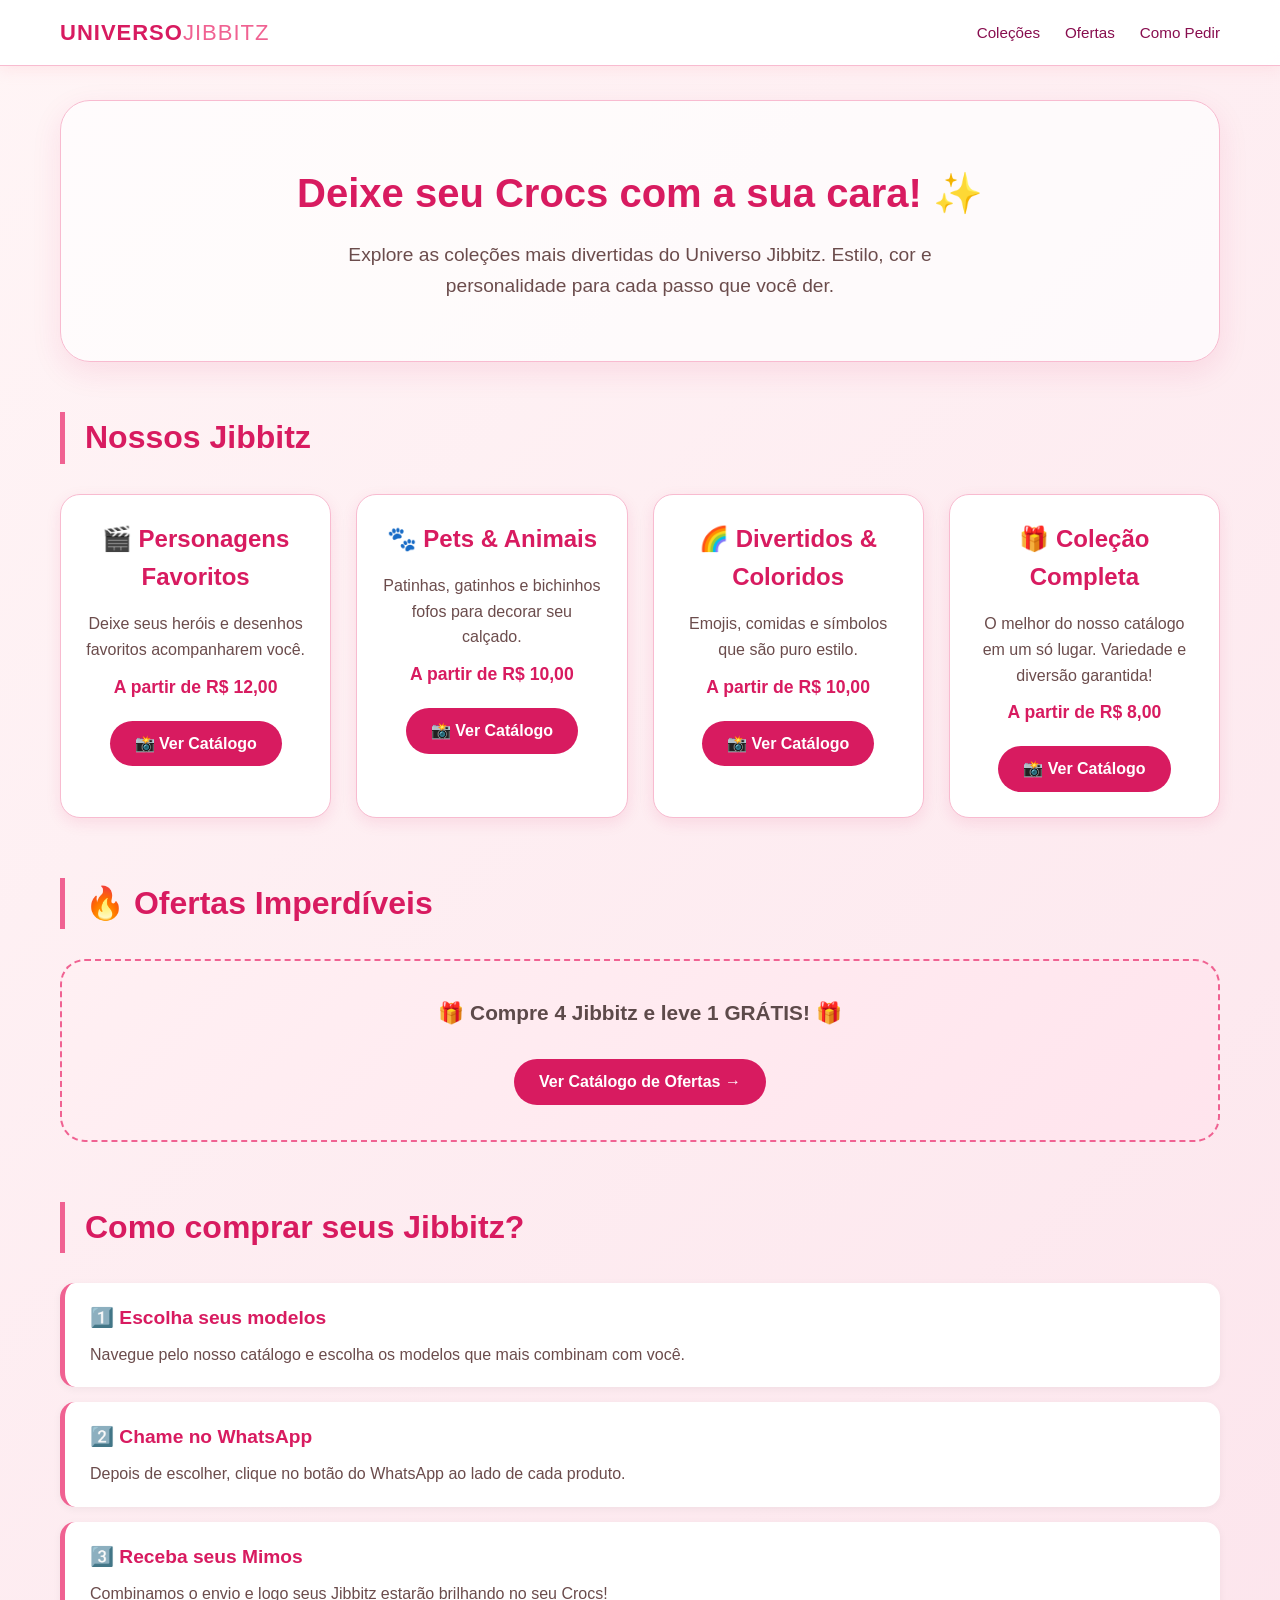
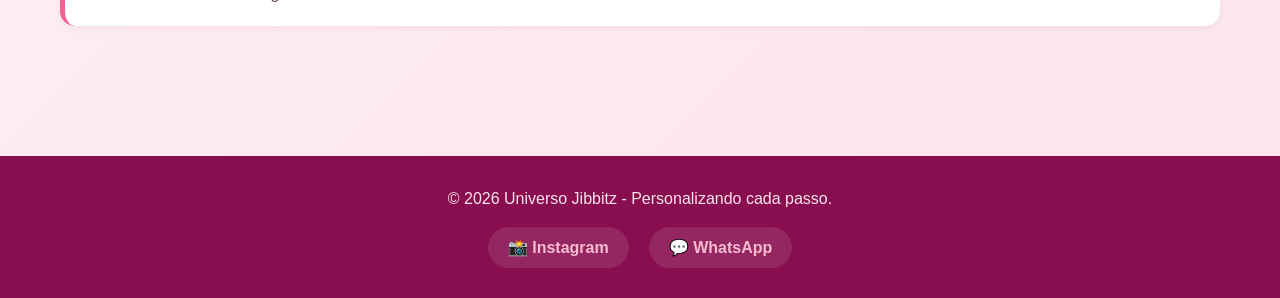
<file: index.html>
<!DOCTYPE html>
<html lang="pt-br">
<head>
    <meta charset="UTF-8">
    <meta name="viewport" content="width=device-width, initial-scale=1.0">
    <title>Universo Jibbitz | Catálogo Exclusivo</title>
    <style>
        * {
            margin: 0;
            padding: 0;
            box-sizing: border-box;
        }

        body {
            font-family: 'Segoe UI', Tahoma, Geneva, Verdana, sans-serif;
            line-height: 1.6;
            color: #5d4a4a;
            background: linear-gradient(135deg, #fff5f6 0%, #fce4ec 100%);
            min-height: 100vh;
        }

        .container {
            max-width: 1200px;
            margin: 0 auto;
            padding: 20px;
        }

        /* Header */
        header {
            background: rgba(255, 255, 255, 0.95);
            padding: 15px 0;
            box-shadow: 0 2px 15px rgba(255, 182, 193, 0.3);
            position: fixed;
            width: 100%;
            top: 0;
            z-index: 1000;
            backdrop-filter: blur(8px);
            border-bottom: 1px solid #f8bbd0;
        }

        .header-content {
            max-width: 1200px;
            margin: 0 auto;
            padding: 0 20px;
            display: flex;
            justify-content: space-between;
            align-items: center;
        }

        .logo {
            font-size: 22px;
            font-weight: bold;
            color: #d81b60;
            letter-spacing: 1px;
        }

        .logo span {
            color: #f06292;
            font-weight: 300;
        }

        nav ul {
            display: flex;
            list-style: none;
            gap: 25px;
        }

        nav a {
            text-decoration: none;
            color: #880e4f;
            font-weight: 500;
            font-size: 0.95em;
            transition: color 0.3s;
        }

        nav a:hover {
            color: #f06292;
        }

        /* Hero Section */
        .hero {
            background: rgba(255, 255, 255, 0.7);
            border-radius: 30px;
            padding: 60px 40px;
            text-align: center;
            margin-top: 80px;
            margin-bottom: 50px;
            box-shadow: 0 10px 30px rgba(216, 27, 96, 0.1);
            border: 1px solid #f8bbd0;
        }

        .hero h1 {
            font-size: 2.5rem;
            color: #d81b60;
            margin-bottom: 15px;
        }

        .hero p {
            font-size: 1.2rem;
            color: #6b4c4c;
            max-width: 600px;
            margin: 0 auto;
        }

        /* Sections */
        .section {
            margin-bottom: 60px;
        }

        .section h2 {
            font-size: 2rem;
            color: #d81b60;
            border-left: 5px solid #f06292;
            padding-left: 20px;
            margin-bottom: 30px;
        }

        /* Grid de Cards */
        .grid {
            display: grid;
            grid-template-columns: repeat(auto-fit, minmax(260px, 1fr));
            gap: 25px;
        }

        .card {
            background: white;
            border-radius: 20px;
            padding: 25px;
            text-align: center;
            transition: transform 0.3s, box-shadow 0.3s;
            box-shadow: 0 5px 15px rgba(216, 27, 96, 0.1);
            border: 1px solid #f8bbd0;
        }

        .card:hover {
            transform: translateY(-5px);
            box-shadow: 0 15px 30px rgba(216, 27, 96, 0.2);
        }

        .card h3 {
            font-size: 1.5rem;
            color: #d81b60;
            margin-bottom: 15px;
        }

        .card p {
            color: #6b4c4c;
            margin: 10px 0;
        }

        .card strong {
            color: #d81b60;
            font-size: 1.1rem;
        }

        /* Botão Catálogo */
        .botao-catalogo {
            display: inline-block;
            background: #d81b60;
            color: white;
            padding: 10px 25px;
            border-radius: 50px;
            font-weight: bold;
            transition: 0.3s;
            margin-top: 10px;
            text-decoration: none;
        }

        .botao-catalogo:hover {
            background: #f06292;
            transform: scale(1.05);
        }

        /* Ofertas Section */
        .ofertas-box {
            background: linear-gradient(135deg, #fff0f3, #ffe4ed);
            border-radius: 25px;
            padding: 35px;
            text-align: center;
            border: 2px dashed #f06292;
        }

        .ofertas-box p {
            font-size: 1.3rem;
            margin-bottom: 20px;
        }

        /* FAQ Itens */
        .faq-item {
            background: white;
            border-radius: 15px;
            padding: 20px 25px;
            margin-bottom: 15px;
            border-left: 5px solid #f06292;
            box-shadow: 0 2px 8px rgba(0,0,0,0.05);
        }

        .faq-item h4 {
            color: #d81b60;
            font-size: 1.2rem;
            margin-bottom: 8px;
        }

        .faq-item p {
            color: #6b4c4c;
        }

        /* Footer */
        footer {
            background: #880e4f;
            color: #fce4ec;
            text-align: center;
            padding: 30px 20px;
            margin-top: 50px;
        }

        .footer-content p {
            margin-bottom: 15px;
        }

        .social-links {
            display: flex;
            justify-content: center;
            gap: 20px;
        }

        .social-links a {
            color: #f8bbd0;
            text-decoration: none;
            font-weight: bold;
            transition: 0.3s;
            background: rgba(255,255,255,0.1);
            padding: 8px 20px;
            border-radius: 30px;
        }

        .social-links a:hover {
            color: white;
            background: #d81b60;
        }

        /* Responsividade */
        @media (max-width: 768px) {
            .hero h1 {
                font-size: 1.8rem;
            }
            
            .header-content {
                flex-direction: column;
                gap: 10px;
            }
            
            nav ul {
                gap: 15px;
            }
            
            .hero {
                margin-top: 110px;
                padding: 30px 20px;
            }
            
            .section h2 {
                font-size: 1.5rem;
            }
        }
    </style>
</head>
<body>
    <header>
        <div class="header-content">
            <div class="logo">UNIVERSO<span>JIBBITZ</span></div>
            <nav>
                <ul>
                    <li><a href="#colecoes">Coleções</a></li>
                    <li><a href="#ofertas">Ofertas</a></li>
                    <li><a href="#como-pedir">Como Pedir</a></li>
                </ul>
            </nav>
        </div>
    </header>

    <main class="container">
        <section class="hero">
            <h1>Deixe seu Crocs com a sua cara! ✨</h1>
            <p>Explore as coleções mais divertidas do Universo Jibbitz. Estilo, cor e personalidade para cada passo que você der.</p>
        </section>

        <section id="colecoes" class="section">
            <h2>Nossos Jibbitz</h2>
            <div class="grid">
                <div class="card">
                    <h3>🎬 Personagens Favoritos</h3>
                    <p>Deixe seus heróis e desenhos favoritos acompanharem você.</p>
                    <p><strong>A partir de R$ 12,00</strong></p>
                    <a href="catalogo.html#personagens" class="botao-catalogo">📸 Ver Catálogo</a>
                </div>

                <div class="card">
                    <h3>🐾 Pets & Animais</h3>
                    <p>Patinhas, gatinhos e bichinhos fofos para decorar seu calçado.</p>
                    <p><strong>A partir de R$ 10,00</strong></p>
                    <a href="catalogo.html#pets" class="botao-catalogo">📸 Ver Catálogo</a>
                </div>

                <div class="card">
                    <h3>🌈 Divertidos & Coloridos</h3>
                    <p>Emojis, comidas e símbolos que são puro estilo.</p>
                    <p><strong>A partir de R$ 10,00</strong></p>
                    <a href="catalogo.html#divertidos" class="botao-catalogo">📸 Ver Catálogo</a>
                </div>

                <div class="card">
                    <h3>🎁 Coleção Completa</h3>
                    <p>O melhor do nosso catálogo em um só lugar. Variedade e diversão garantida!</p>
                    <p><strong>A partir de R$ 8,00</strong></p>
                    <a href="catalogo.html#completa" class="botao-catalogo">📸 Ver Catálogo</a>
                </div>
            </div>
        </section>

        <!-- Seção de Ofertas -->
        <section id="ofertas" class="section">
            <h2>🔥 Ofertas Imperdíveis</h2>
            <div class="ofertas-box">
                <p>🎁 <strong>Compre 4 Jibbitz e leve 1 GRÁTIS!</strong> 🎁</p>
                <a href="catalogo.html#ofertas" class="botao-catalogo">Ver Catálogo de Ofertas →</a>
            </div>
        </section>

        <section id="como-pedir" class="section">
            <h2>Como comprar seus Jibbitz?</h2>
            <div class="faq-item">
                <h4>1️⃣ Escolha seus modelos</h4>
                <p>Navegue pelo nosso catálogo e escolha os modelos que mais combinam com você.</p>
            </div>
            <div class="faq-item">
                <h4>2️⃣ Chame no WhatsApp</h4>
                <p>Depois de escolher, clique no botão do WhatsApp ao lado de cada produto.</p>
            </div>
            <div class="faq-item">
                <h4>3️⃣ Receba seus Mimos</h4>
                <p>Combinamos o envio e logo seus Jibbitz estarão brilhando no seu Crocs!</p>
            </div>
        </section>
    </main>

    <footer>
        <div class="footer-content">
            <p>&copy; 2026 Universo Jibbitz - Personalizando cada passo.</p>
            <div class="social-links">
                <a href="https://www.instagram.com/universo_jibbitz?igsh=Zm1qdjlpYTM4Z295" target="_blank">📸 Instagram</a>
                <a href="https://wa.me/554691401946" target="_blank">💬 WhatsApp</a>
            </div>
        </div>
    </footer>
</body>
</html>
</file>
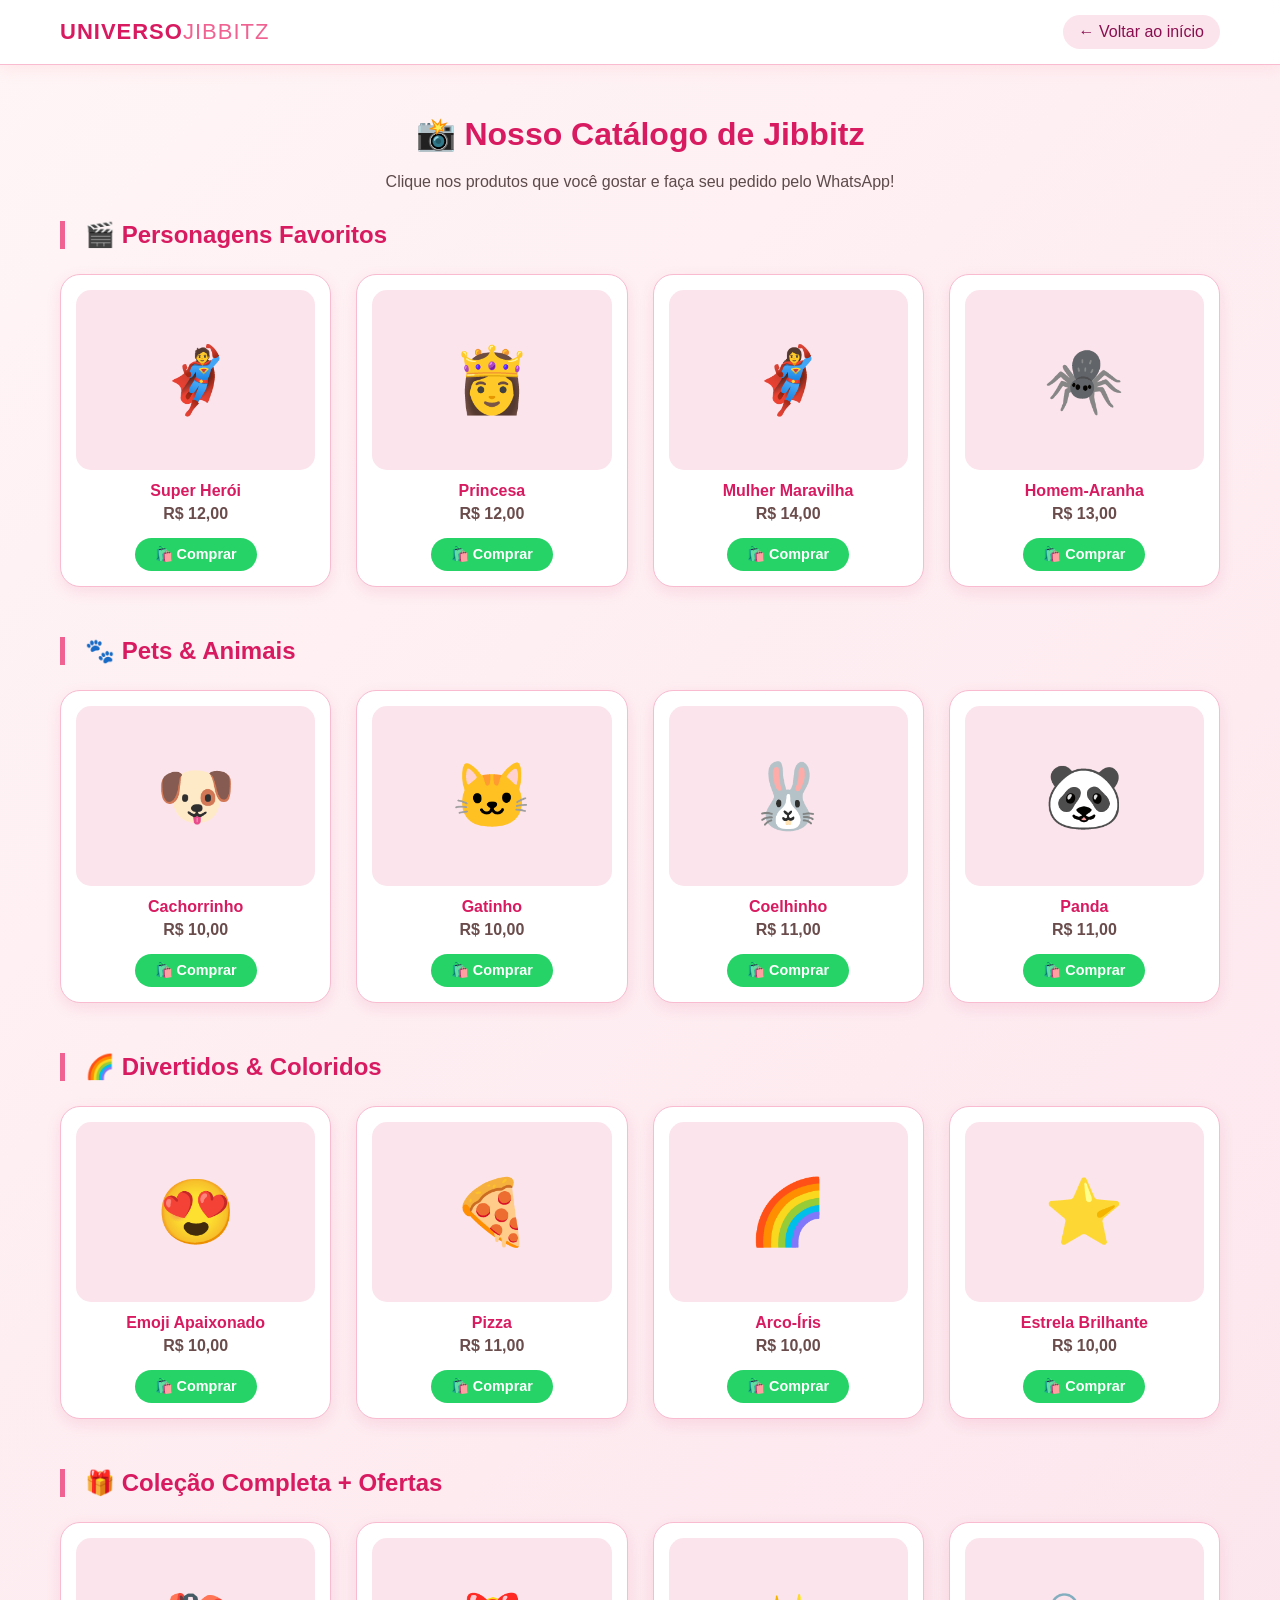
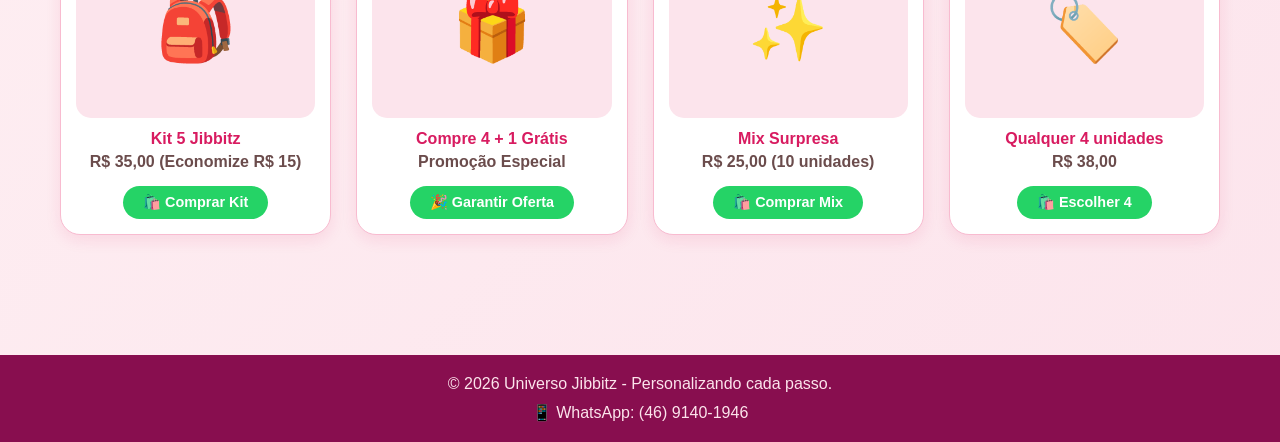
<file: catalogo.html>
<!DOCTYPE html>
<html lang="pt-br">
<head>
    <meta charset="UTF-8">
    <meta name="viewport" content="width=device-width, initial-scale=1.0">
    <title>Catálogo de Jibbitz | Universo Jibbitz</title>
    <style>
        * {
            margin: 0;
            padding: 0;
            box-sizing: border-box;
        }

        body {
            font-family: 'Segoe UI', Tahoma, Geneva, Verdana, sans-serif;
            background: linear-gradient(135deg, #fff5f6 0%, #fce4ec 100%);
            color: #5d4a4a;
        }

        .container {
            max-width: 1200px;
            margin: 0 auto;
            padding: 20px;
        }

        /* Header */
        header {
            background: rgba(255, 255, 255, 0.95);
            padding: 15px 0;
            box-shadow: 0 2px 15px rgba(255, 182, 193, 0.3);
            position: sticky;
            top: 0;
            z-index: 1000;
            backdrop-filter: blur(8px);
            border-bottom: 1px solid #f8bbd0;
        }

        .header-content {
            max-width: 1200px;
            margin: 0 auto;
            padding: 0 20px;
            display: flex;
            justify-content: space-between;
            align-items: center;
        }

        .logo {
            font-size: 22px;
            font-weight: bold;
            color: #d81b60;
            letter-spacing: 1px;
            text-decoration: none;
        }

        .logo span {
            color: #f06292;
            font-weight: 300;
        }

        .voltar {
            color: #880e4f;
            text-decoration: none;
            font-weight: 500;
            padding: 8px 16px;
            background: #fce4ec;
            border-radius: 25px;
            transition: 0.3s;
        }

        .voltar:hover {
            background: #f8bbd0;
            color: #d81b60;
        }

        h1 {
            color: #d81b60;
            margin: 30px 0 20px 0;
            text-align: center;
        }

        .categoria {
            margin-bottom: 50px;
        }

        .categoria h2 {
            color: #d81b60;
            border-left: 5px solid #f06292;
            padding-left: 20px;
            margin-bottom: 25px;
            margin-top: 30px;
        }

        .grid-catalogo {
            display: grid;
            grid-template-columns: repeat(auto-fit, minmax(200px, 1fr));
            gap: 25px;
        }

        .produto {
            background: white;
            border-radius: 20px;
            padding: 15px;
            text-align: center;
            transition: transform 0.3s, box-shadow 0.3s;
            box-shadow: 0 5px 15px rgba(216, 27, 96, 0.1);
            border: 1px solid #f8bbd0;
        }

        .produto:hover {
            transform: translateY(-5px);
            box-shadow: 0 15px 30px rgba(216, 27, 96, 0.2);
        }

        .produto-imagem {
            width: 100%;
            height: 180px;
            object-fit: cover;
            border-radius: 15px;
            background: #fce4ec;
            display: flex;
            align-items: center;
            justify-content: center;
            font-size: 4rem;
            margin-bottom: 12px;
        }

        .produto-nome {
            font-weight: bold;
            color: #d81b60;
            margin: 10px 0 5px;
        }

        .produto-preco {
            color: #6b4c4c;
            font-weight: bold;
            margin: 5px 0;
        }

        .btn-whatsapp {
            display: inline-block;
            background: #25D366;
            color: white;
            padding: 8px 20px;
            border-radius: 50px;
            font-weight: bold;
            text-decoration: none;
            font-size: 0.9rem;
            margin-top: 10px;
            transition: 0.3s;
        }

        .btn-whatsapp:hover {
            background: #128C7E;
            transform: scale(1.05);
        }

        footer {
            background: #880e4f;
            color: #fce4ec;
            text-align: center;
            padding: 20px;
            margin-top: 50px;
        }

        @media (max-width: 768px) {
            .grid-catalogo {
                grid-template-columns: repeat(auto-fit, minmax(150px, 1fr));
                gap: 15px;
            }
            
            .produto-imagem {
                height: 130px;
                font-size: 3rem;
            }
        }
    </style>
</head>
<body>
    <header>
        <div class="header-content">
            <a href="index.html" class="logo">UNIVERSO<span>JIBBITZ</span></a>
            <a href="index.html" class="voltar">← Voltar ao início</a>
        </div>
    </header>

    <div class="container">
        <h1>📸 Nosso Catálogo de Jibbitz</h1>
        <p style="text-align: center; margin-bottom: 30px;">Clique nos produtos que você gostar e faça seu pedido pelo WhatsApp!</p>

        <!-- Coleção Personagens -->
        <div id="personagens" class="categoria">
            <h2>🎬 Personagens Favoritos</h2>
            <div class="grid-catalogo">
                <div class="produto">
                    <div class="produto-imagem">🦸</div>
                    <div class="produto-nome">Super Herói</div>
                    <div class="produto-preco">R$ 12,00</div>
                    <a href="https://wa.me/554691401946?text=Olá!%20Quero%20comprar%20o%20Jibbitz%20Super%20Herói" class="btn-whatsapp">🛍️ Comprar</a>
                </div>
                <div class="produto">
                    <div class="produto-imagem">👸</div>
                    <div class="produto-nome">Princesa</div>
                    <div class="produto-preco">R$ 12,00</div>
                    <a href="https://wa.me/554691401946?text=Olá!%20Quero%20comprar%20o%20Jibbitz%20Princesa" class="btn-whatsapp">🛍️ Comprar</a>
                </div>
                <div class="produto">
                    <div class="produto-imagem">🦸‍♀️</div>
                    <div class="produto-nome">Mulher Maravilha</div>
                    <div class="produto-preco">R$ 14,00</div>
                    <a href="https://wa.me/554691401946?text=Olá!%20Quero%20comprar%20o%20Jibbitz%20Mulher%20Maravilha" class="btn-whatsapp">🛍️ Comprar</a>
                </div>
                <div class="produto">
                    <div class="produto-imagem">🕷️</div>
                    <div class="produto-nome">Homem-Aranha</div>
                    <div class="produto-preco">R$ 13,00</div>
                    <a href="https://wa.me/554691401946?text=Olá!%20Quero%20comprar%20o%20Jibbitz%20Homem-Aranha" class="btn-whatsapp">🛍️ Comprar</a>
                </div>
            </div>
        </div>

        <!-- Coleção Pets -->
        <div id="pets" class="categoria">
            <h2>🐾 Pets & Animais</h2>
            <div class="grid-catalogo">
                <div class="produto">
                    <div class="produto-imagem">🐶</div>
                    <div class="produto-nome">Cachorrinho</div>
                    <div class="produto-preco">R$ 10,00</div>
                    <a href="https://wa.me/554691401946?text=Olá!%20Quero%20comprar%20o%20Jibbitz%20Cachorrinho" class="btn-whatsapp">🛍️ Comprar</a>
                </div>
                <div class="produto">
                    <div class="produto-imagem">🐱</div>
                    <div class="produto-nome">Gatinho</div>
                    <div class="produto-preco">R$ 10,00</div>
                    <a href="https://wa.me/554691401946?text=Olá!%20Quero%20comprar%20o%20Jibbitz%20Gatinho" class="btn-whatsapp">🛍️ Comprar</a>
                </div>
                <div class="produto">
                    <div class="produto-imagem">🐰</div>
                    <div class="produto-nome">Coelhinho</div>
                    <div class="produto-preco">R$ 11,00</div>
                    <a href="https://wa.me/554691401946?text=Olá!%20Quero%20comprar%20o%20Jibbitz%20Coelhinho" class="btn-whatsapp">🛍️ Comprar</a>
                </div>
                <div class="produto">
                    <div class="produto-imagem">🐼</div>
                    <div class="produto-nome">Panda</div>
                    <div class="produto-preco">R$ 11,00</div>
                    <a href="https://wa.me/554691401946?text=Olá!%20Quero%20comprar%20o%20Jibbitz%20Panda" class="btn-whatsapp">🛍️ Comprar</a>
                </div>
            </div>
        </div>

        <!-- Coleção Divertidos -->
        <div id="divertidos" class="categoria">
            <h2>🌈 Divertidos & Coloridos</h2>
            <div class="grid-catalogo">
                <div class="produto">
                    <div class="produto-imagem">😍</div>
                    <div class="produto-nome">Emoji Apaixonado</div>
                    <div class="produto-preco">R$ 10,00</div>
                    <a href="https://wa.me/554691401946?text=Olá!%20Quero%20comprar%20o%20Jibbitz%20Emoji%20Apaixonado" class="btn-whatsapp">🛍️ Comprar</a>
                </div>
                <div class="produto">
                    <div class="produto-imagem">🍕</div>
                    <div class="produto-nome">Pizza</div>
                    <div class="produto-preco">R$ 11,00</div>
                    <a href="https://wa.me/554691401946?text=Olá!%20Quero%20comprar%20o%20Jibbitz%20Pizza" class="btn-whatsapp">🛍️ Comprar</a>
                </div>
                <div class="produto">
                    <div class="produto-imagem">🌈</div>
                    <div class="produto-nome">Arco-Íris</div>
                    <div class="produto-preco">R$ 10,00</div>
                    <a href="https://wa.me/554691401946?text=Olá!%20Quero%20comprar%20o%20Jibbitz%20Arco-Íris" class="btn-whatsapp">🛍️ Comprar</a>
                </div>
                <div class="produto">
                    <div class="produto-imagem">⭐</div>
                    <div class="produto-nome">Estrela Brilhante</div>
                    <div class="produto-preco">R$ 10,00</div>
                    <a href="https://wa.me/554691401946?text=Olá!%20Quero%20comprar%20o%20Jibbitz%20Estrela" class="btn-whatsapp">🛍️ Comprar</a>
                </div>
            </div>
        </div>

        <!-- Coleção Completa / Ofertas -->
        <div id="completa" class="categoria">
            <h2>🎁 Coleção Completa + Ofertas</h2>
            <div class="grid-catalogo">
                <div class="produto">
                    <div class="produto-imagem">🎒</div>
                    <div class="produto-nome">Kit 5 Jibbitz</div>
                    <div class="produto-preco">R$ 35,00 (Economize R$ 15)</div>
                    <a href="https://wa.me/554691401946?text=Olá!%20Quero%20o%20Kit%20com%205%20Jibbitz" class="btn-whatsapp">🛍️ Comprar Kit</a>
                </div>
                <div class="produto">
                    <div class="produto-imagem">🎁</div>
                    <div class="produto-nome">Compre 4 + 1 Grátis</div>
                    <div class="produto-preco">Promoção Especial</div>
                    <a href="https://wa.me/554691401946?text=Olá!%20Quero%20aproveitar%20a%20promoção%20Compre%204%20e%20leve%201%20grátis" class="btn-whatsapp">🎉 Garantir Oferta</a>
                </div>
                <div class="produto">
                    <div class="produto-imagem">✨</div>
                    <div class="produto-nome">Mix Surpresa</div>
                    <div class="produto-preco">R$ 25,00 (10 unidades)</div>
                    <a href="https://wa.me/554691401946?text=Olá!%20Quero%20o%20Mix%20Surpresa%20de%20Jibbitz" class="btn-whatsapp">🛍️ Comprar Mix</a>
                </div>
                <div class="produto">
                    <div class="produto-imagem">🏷️</div>
                    <div class="produto-nome">Qualquer 4 unidades</div>
                    <div class="produto-preco">R$ 38,00</div>
                    <a href="https://wa.me/554691401946?text=Olá!%20Quero%204%20Jibbitz%20à%20escolha" class="btn-whatsapp">🛍️ Escolher 4</a>
                </div>
            </div>
        </div>
    </div>

    <footer>
        <p>&copy; 2026 Universo Jibbitz - Personalizando cada passo.</p>
        <p style="margin-top: 10px;">📱 WhatsApp: (46) 9140-1946</p>
    </footer>
</body>
</html>
</file>
